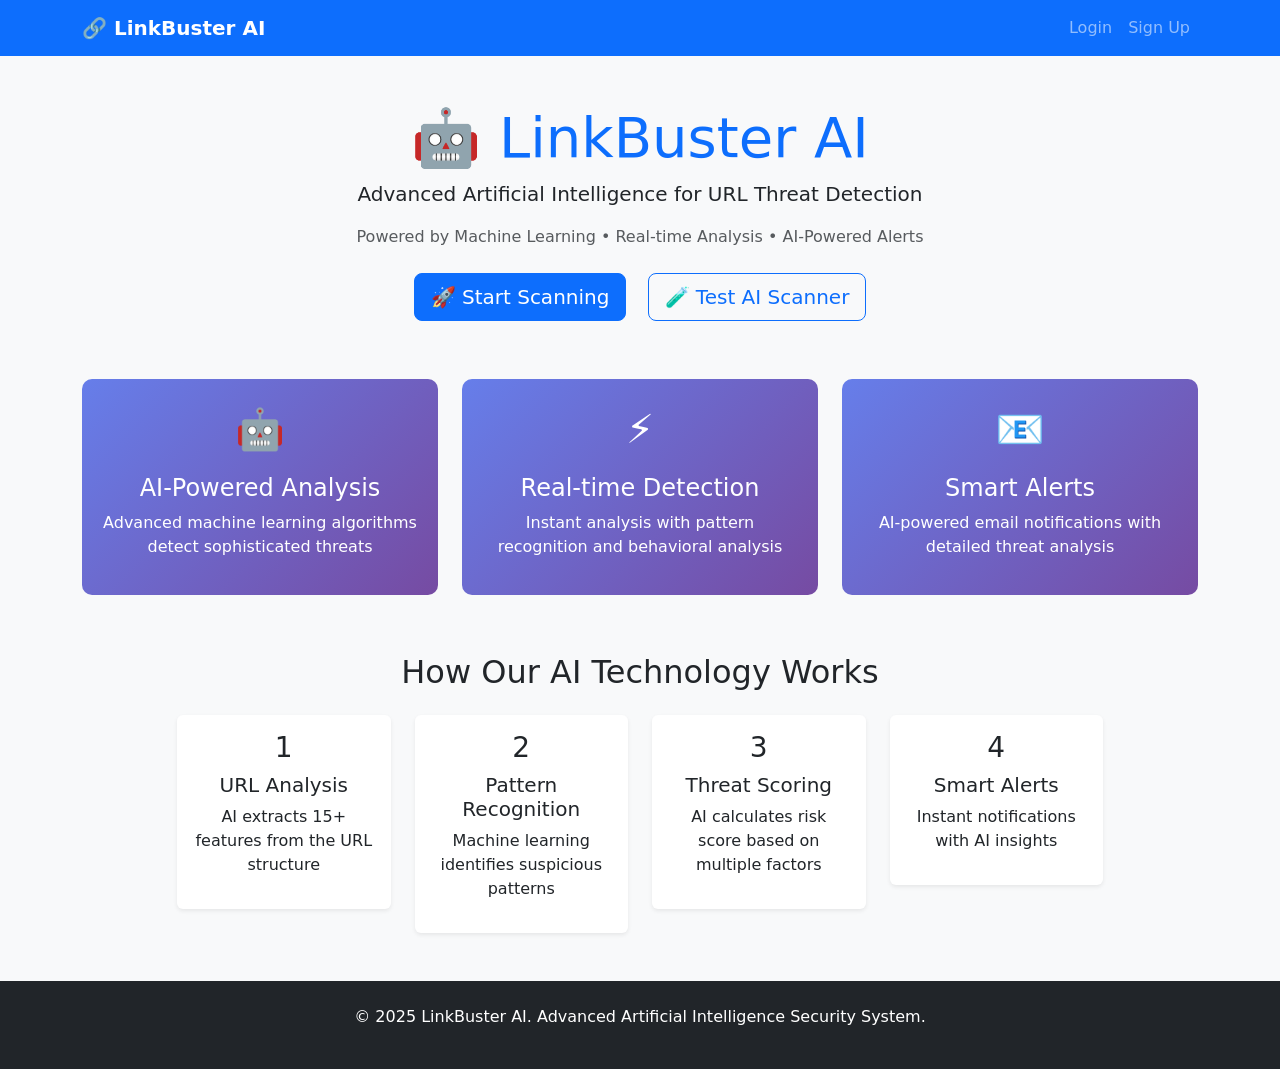
<file: frontend/templates/index.html>
<!DOCTYPE html>
<html lang="en">
<head>
  <meta charset="UTF-8">
  <meta name="viewport" content="width=device-width, initial-scale=1.0">
  <title>LinkBuster AI - Advanced URL Security</title>
  <link href="https://cdn.jsdelivr.net/npm/bootstrap@5.3.0/dist/css/bootstrap.min.css" rel="stylesheet">
  <style>
    .ai-feature {
      background: linear-gradient(135deg, #667eea 0%, #764ba2 100%);
      color: white;
      border-radius: 10px;
      padding: 20px;
      margin: 10px 0;
    }
    .feature-icon {
      font-size: 2.5rem;
      margin-bottom: 15px;
    }
  </style>
</head>
<body class="bg-light">
  <!-- Navigation -->
  <nav class="navbar navbar-expand-lg navbar-dark bg-primary">
    <div class="container">
      <a class="navbar-brand" href="/">
        <strong>🔗 LinkBuster AI</strong>
      </a>
      <div class="navbar-nav ms-auto">
        <a class="nav-link" href="/login">Login</a>
        <a class="nav-link" href="/signup">Sign Up</a>
      </div>
    </div>
  </nav>

  <!-- Hero Section -->
  <div class="container mt-5">
    <div class="row">
      <div class="col-lg-8 mx-auto text-center">
        <h1 class="display-4 text-primary">🤖 LinkBuster AI</h1>
        <p class="lead">Advanced Artificial Intelligence for URL Threat Detection</p>
        <p class="text-muted">Powered by Machine Learning • Real-time Analysis • AI-Powered Alerts</p>
        
        <div class="mt-4">
          <a href="/login" class="btn btn-primary btn-lg me-3">🚀 Start Scanning</a>
          <a href="/ai-test" class="btn btn-outline-primary btn-lg">🧪 Test AI Scanner</a>
        </div>
      </div>
    </div>

    <!-- AI Features Grid -->
    <div class="row mt-5">
      <div class="col-md-4">
        <div class="ai-feature text-center">
          <div class="feature-icon">🤖</div>
          <h4>AI-Powered Analysis</h4>
          <p>Advanced machine learning algorithms detect sophisticated threats</p>
        </div>
      </div>
      <div class="col-md-4">
        <div class="ai-feature text-center">
          <div class="feature-icon">⚡</div>
          <h4>Real-time Detection</h4>
          <p>Instant analysis with pattern recognition and behavioral analysis</p>
        </div>
      </div>
      <div class="col-md-4">
        <div class="ai-feature text-center">
          <div class="feature-icon">📧</div>
          <h4>Smart Alerts</h4>
          <p>AI-powered email notifications with detailed threat analysis</p>
        </div>
      </div>
    </div>

    <!-- How It Works -->
    <div class="row mt-5">
      <div class="col-lg-10 mx-auto">
        <h2 class="text-center mb-4">How Our AI Technology Works</h2>
        <div class="row">
          <div class="col-md-3 text-center">
            <div class="bg-white p-3 rounded shadow-sm">
              <h3>1</h3>
              <h5>URL Analysis</h5>
              <p>AI extracts 15+ features from the URL structure</p>
            </div>
          </div>
          <div class="col-md-3 text-center">
            <div class="bg-white p-3 rounded shadow-sm">
              <h3>2</h3>
              <h5>Pattern Recognition</h5>
              <p>Machine learning identifies suspicious patterns</p>
            </div>
          </div>
          <div class="col-md-3 text-center">
            <div class="bg-white p-3 rounded shadow-sm">
              <h3>3</h3>
              <h5>Threat Scoring</h5>
              <p>AI calculates risk score based on multiple factors</p>
            </div>
          </div>
          <div class="col-md-3 text-center">
            <div class="bg-white p-3 rounded shadow-sm">
              <h3>4</h3>
              <h5>Smart Alerts</h5>
              <p>Instant notifications with AI insights</p>
            </div>
          </div>
        </div>
      </div>
    </div>
  </div>

  <footer class="bg-dark text-white mt-5 py-4">
    <div class="container text-center">
      <p>&copy; 2025 LinkBuster AI. Advanced Artificial Intelligence Security System.</p>
      
    </div>
  </footer>
</body>
</html>
</file>
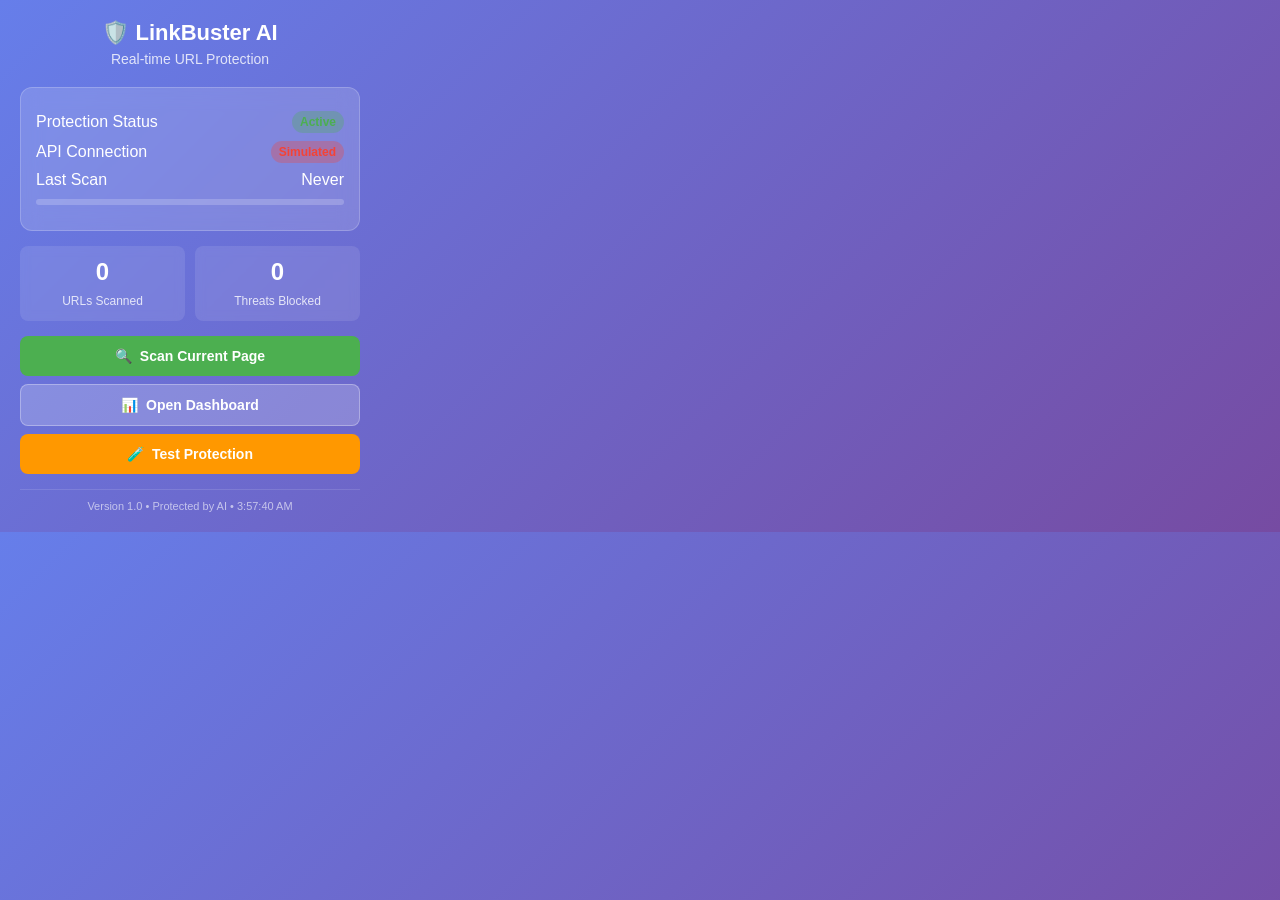
<file: browser-extension/popup/popup.html>
<!DOCTYPE html>
<html>
<head>
    <meta charset="utf-8">
    <style>
        body { 
            width: 380px; 
            padding: 0;
            margin: 0;
            font-family: 'Segoe UI', Arial, sans-serif;
            background: linear-gradient(135deg, #667eea 0%, #764ba2 100%);
            color: white;
        }
        .container {
            padding: 20px;
        }
        .header { 
            text-align: center; 
            margin-bottom: 20px;
        }
        .header h2 {
            margin: 0 0 5px 0;
            font-size: 22px;
        }
        .header p {
            margin: 0;
            opacity: 0.8;
            font-size: 14px;
        }
        .status-card { 
            background: rgba(255,255,255,0.15);
            backdrop-filter: blur(10px);
            padding: 15px;
            border-radius: 12px;
            margin-bottom: 15px;
            border: 1px solid rgba(255,255,255,0.2);
        }
        .status-item {
            display: flex;
            justify-content: space-between;
            align-items: center;
            margin: 8px 0;
        }
        .status-badge {
            padding: 4px 8px;
            border-radius: 20px;
            font-size: 12px;
            font-weight: bold;
        }
        .status-active {
            background: rgba(76, 175, 80, 0.3);
            color: #4CAF50;
        }
        .status-inactive {
            background: rgba(244, 67, 54, 0.3);
            color: #f44336;
        }
        .stats-grid { 
            display: grid; 
            grid-template-columns: 1fr 1fr; 
            gap: 10px; 
            margin: 15px 0;
        }
        .stat-card { 
            background: rgba(255,255,255,0.1);
            padding: 12px;
            border-radius: 8px; 
            text-align: center;
            backdrop-filter: blur(5px);
        }
        .stat-value { 
            font-size: 24px; 
            font-weight: bold; 
            display: block; 
            margin-bottom: 5px;
        }
        .stat-label {
            font-size: 12px;
            opacity: 0.8;
        }
        .button-group {
            display: flex;
            flex-direction: column;
            gap: 8px;
            margin: 15px 0;
        }
        button { 
            padding: 12px; 
            border: none; 
            border-radius: 8px; 
            cursor: pointer; 
            font-weight: bold;
            transition: all 0.3s;
            font-size: 14px;
            display: flex;
            align-items: center;
            justify-content: center;
            gap: 8px;
        }
        .btn-primary { 
            background: #4CAF50; 
            color: white; 
        }
        .btn-primary:hover { background: #45a049; }
        .btn-secondary { 
            background: rgba(255,255,255,0.2); 
            color: white; 
            border: 1px solid rgba(255,255,255,0.3);
        }
        .btn-secondary:hover { background: rgba(255,255,255,0.3); }
        .btn-warning { 
            background: #ff9800; 
            color: white; 
        }
        .btn-warning:hover { background: #f57c00; }
        .footer {
            text-align: center;
            margin-top: 15px;
            font-size: 11px;
            opacity: 0.6;
            border-top: 1px solid rgba(255,255,255,0.2);
            padding-top: 10px;
        }
        .loading {
            text-align: center;
            padding: 20px;
        }
        .risk-meter {
            height: 6px;
            background: rgba(255,255,255,0.2);
            border-radius: 3px;
            margin: 10px 0;
            overflow: hidden;
        }
        .risk-fill {
            height: 100%;
            background: linear-gradient(90deg, #4CAF50, #ff9800, #f44336);
            border-radius: 3px;
            transition: width 0.3s;
        }
    </style>
</head>
<body>
    <div class="container">
        <div class="header">
            <h2>🛡️ LinkBuster AI</h2>
            <p>Real-time URL Protection</p>
        </div>
        
        <div class="status-card">
            <div class="status-item">
                <span>Protection Status</span>
                <span id="protectionStatus" class="status-badge status-active">Active</span>
            </div>
            <div class="status-item">
                <span>API Connection</span>
                <span id="apiStatus" class="status-badge">Checking...</span>
            </div>
            <div class="status-item">
                <span>Last Scan</span>
                <span id="lastScanTime">Never</span>
            </div>
            <div class="risk-meter">
                <div id="riskFill" class="risk-fill" style="width: 0%"></div>
            </div>
        </div>
        
        <div class="stats-grid">
            <div class="stat-card">
                <span class="stat-value" id="urlsScanned">0</span>
                <span class="stat-label">URLs Scanned</span>
            </div>
            <div class="stat-card">
                <span class="stat-value" id="threatsBlocked">0</span>
                <span class="stat-label">Threats Blocked</span>
            </div>
        </div>
        
        <div class="button-group">
            <button id="scanCurrent" class="btn-primary">
                <span>🔍</span> Scan Current Page
            </button>
            <button id="openDashboard" class="btn-secondary">
                <span>📊</span> Open Dashboard
            </button>
            <button id="testUrls" class="btn-warning">
                <span>🧪</span> Test Protection
            </button>
        </div>
        
        <div class="footer">
            Version 1.0 • Protected by AI • <span id="currentTime"></span>
        </div>
    </div>

    <script src="popup.js"></script>
</body>
</html>
</file>
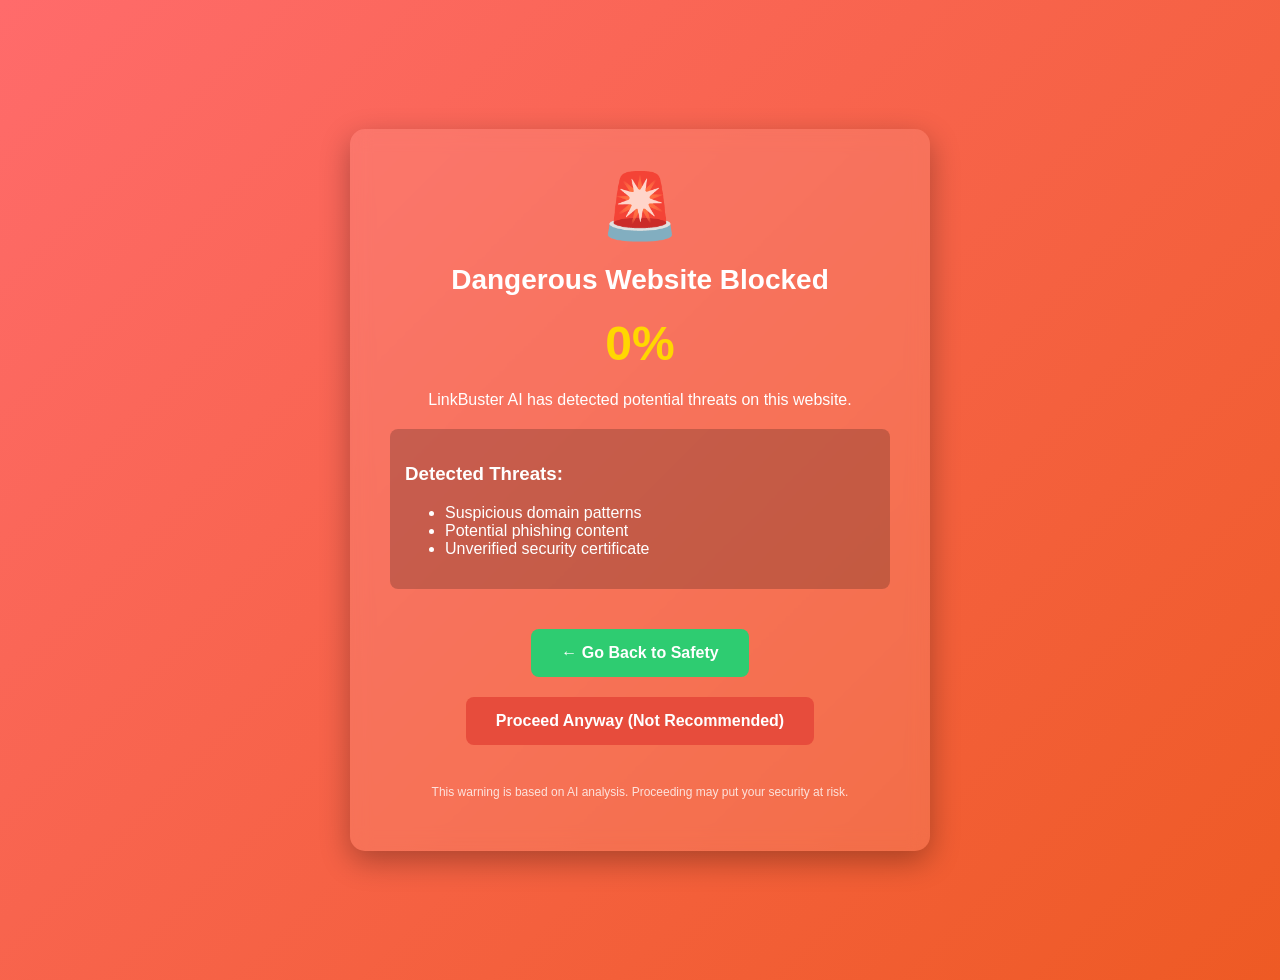
<file: browser-extension/popup/warning.html>
<!DOCTYPE html>
<html>
<head>
    <meta charset="utf-8">
    <title>LinkBuster Warning</title>
    <style>
        body { 
            font-family: Arial, sans-serif; 
            padding: 40px; 
            text-align: center; 
            background: linear-gradient(135deg, #ff6b6b 0%, #ee5a24 100%);
            color: white;
            margin: 0;
            min-height: 100vh;
            display: flex;
            flex-direction: column;
            justify-content: center;
            align-items: center;
        }
        .warning-container { 
            background: rgba(255,255,255,0.1); 
            padding: 40px; 
            border-radius: 15px; 
            backdrop-filter: blur(10px);
            max-width: 500px;
            box-shadow: 0 10px 30px rgba(0,0,0,0.3);
        }
        .warning-icon { 
            font-size: 64px; 
            margin-bottom: 20px; 
        }
        h1 { 
            margin: 0 0 20px 0; 
            font-size: 28px;
        }
        .risk-score { 
            font-size: 48px; 
            font-weight: bold; 
            margin: 20px 0; 
            color: #ffd700;
        }
        .button-group { 
            margin: 30px 0; 
        }
        button { 
            padding: 15px 30px; 
            margin: 10px; 
            border: none; 
            border-radius: 8px; 
            cursor: pointer; 
            font-size: 16px;
            font-weight: bold;
            transition: all 0.3s;
        }
        .btn-danger { 
            background: #e74c3c; 
            color: white; 
        }
        .btn-danger:hover { background: #c0392b; }
        .btn-safe { 
            background: #2ecc71; 
            color: white; 
        }
        .btn-safe:hover { background: #27ae60; }
        .threat-list { 
            text-align: left; 
            background: rgba(0,0,0,0.2); 
            padding: 15px; 
            border-radius: 8px; 
            margin: 20px 0;
        }
    </style>
</head>
<body>
    <div class="warning-container">
        <div class="warning-icon">🚨</div>
        <h1>Dangerous Website Blocked</h1>
        <div class="risk-score" id="riskScore">0%</div>
        <p>LinkBuster AI has detected potential threats on this website.</p>
        
        <div class="threat-list">
            <h3>Detected Threats:</h3>
            <ul id="threatList"></ul>
        </div>
        
        <div class="button-group">
            <button class="btn-safe" id="goBack">← Go Back to Safety</button>
            <button class="btn-danger" id="proceedAnyway">Proceed Anyway (Not Recommended)</button>
        </div>
        
        <p style="font-size: 12px; opacity: 0.8;">
            This warning is based on AI analysis. Proceeding may put your security at risk.
        </p>
    </div>
    
    <script src="warning.js"></script>
</body>
</html>
</file>
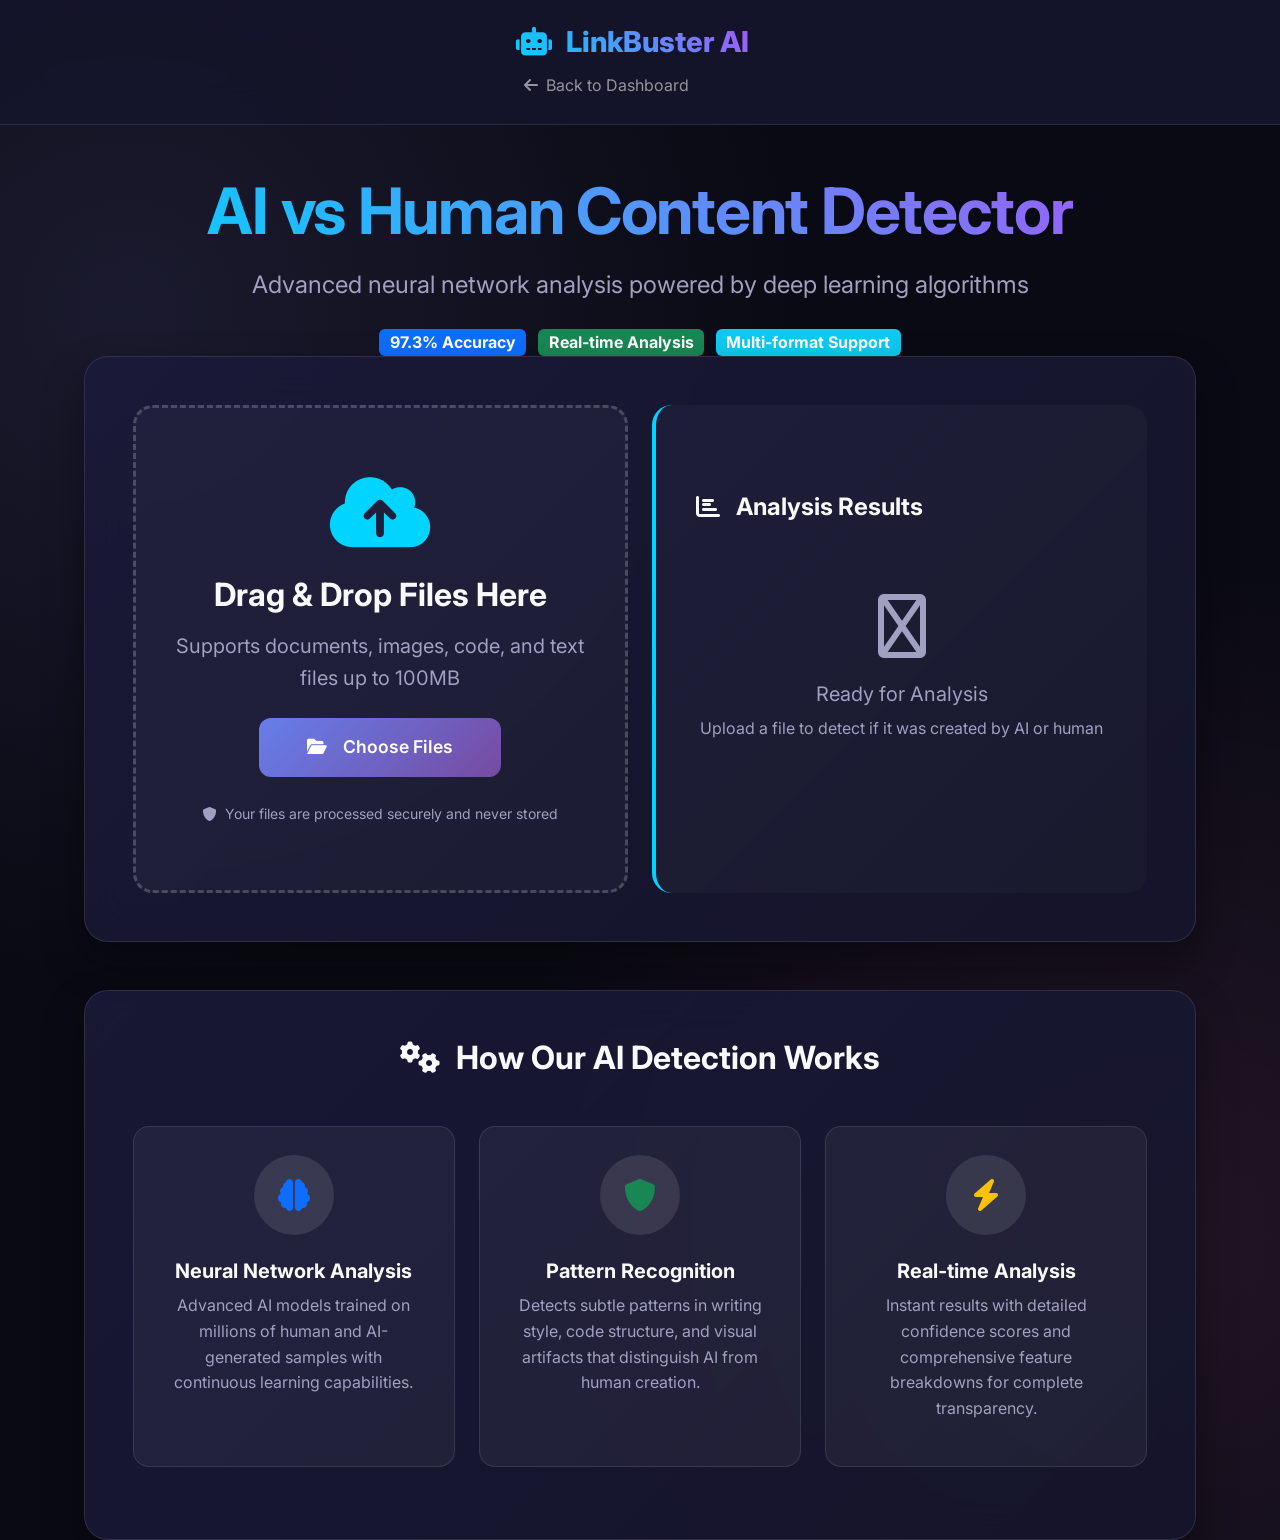
<file: frontend/templates/ai-human-detector.html>
<!DOCTYPE html>
<html lang="en">
<head>
  <meta charset="UTF-8">
  <meta name="viewport" content="width=device-width, initial-scale=1.0">
  <title>AI vs Human Detector - LinkBuster</title>
  <link href="https://cdn.jsdelivr.net/npm/bootstrap@5.3.0/dist/css/bootstrap.min.css" rel="stylesheet">
  <link href="https://cdnjs.cloudflare.com/ajax/libs/font-awesome/6.0.0/css/all.min.css" rel="stylesheet">
  <link href="https://fonts.googleapis.com/css2?family=Inter:wght@300;400;500;600;700;800&display=swap" rel="stylesheet">
  <style>
    :root {
      --primary-gradient: linear-gradient(135deg, #667eea 0%, #764ba2 100%);
      --success-gradient: linear-gradient(135deg, #00b09b 0%, #96c93d 100%);
      --warning-gradient: linear-gradient(135deg, #f7971e 0%, #ffd200 100%);
      --danger-gradient: linear-gradient(135deg, #ff416c 0%, #ff4b2b 100%);
      --ai-gradient: linear-gradient(135deg, #ff6b6b 0%, #ee5a24 100%);
      --human-gradient: linear-gradient(135deg, #1dd1a1 0%, #10ac84 100%);
      --dark-bg: #0a0a14;
      --card-bg: #15152b;
      --card-hover: #1e1e3a;
      --text-light: #ffffff;
      --text-lighter: #f8f9fa;
      --text-muted: #a0a0c0;
      --text-dark: #2d2b55;
      --accent-blue: #00d4ff;
      --accent-purple: #a855f7;
      --shadow: 0 20px 40px rgba(0,0,0,0.4);
      --transition: all 0.4s cubic-bezier(0.25, 0.46, 0.45, 0.94);
    }

    * {
      margin: 0;
      padding: 0;
      box-sizing: border-box;
    }

    body {
      font-family: 'Inter', sans-serif;
      background: var(--dark-bg);
      color: var(--text-lighter);
      min-height: 100vh;
      line-height: 1.6;
      overflow-x: hidden;
      background-image: 
        radial-gradient(circle at 10% 20%, rgba(120, 119, 198, 0.15) 0%, transparent 40%),
        radial-gradient(circle at 90% 80%, rgba(255, 119, 198, 0.1) 0%, transparent 40%);
    }

    /* Typography Scale */
    h1, h2, h3, h4, h5, h6 {
      font-weight: 700;
      line-height: 1.2;
      margin-bottom: 0.5em;
      color: var(--text-lighter);
    }

    h1 { font-size: 3.5rem; letter-spacing: -0.02em; }
    h2 { font-size: 2.5rem; letter-spacing: -0.01em; }
    h3 { font-size: 2rem; }
    h4 { font-size: 1.5rem; }
    h5 { font-size: 1.25rem; }
    h6 { font-size: 1.1rem; }

    p, span, div {
      color: var(--text-light);
      font-weight: 400;
    }

    .text-muted {
      color: var(--text-muted) !important;
      font-weight: 400;
    }

    /* Navigation */
    .navbar {
      background: rgba(21, 21, 43, 0.95) !important;
      backdrop-filter: blur(20px);
      border-bottom: 1px solid rgba(255,255,255,0.1);
      padding: 1.2rem 0;
    }

    .navbar-brand {
      font-weight: 800;
      font-size: 1.8rem;
      background: linear-gradient(45deg, var(--accent-blue), var(--accent-purple));
      -webkit-background-clip: text;
      -webkit-text-fill-color: transparent;
    }

    /* Main Container */
    .container-custom {
      max-width: 1400px;
      margin: 0 auto;
      padding: 0 2rem;
    }

    /* Glass Morphism Cards */
    .glass-card {
      background: linear-gradient(135deg, rgba(26, 26, 58, 0.9), rgba(21, 21, 43, 0.95));
      backdrop-filter: blur(20px);
      border-radius: 24px;
      border: 1px solid rgba(255,255,255,0.1);
      box-shadow: var(--shadow);
      transition: var(--transition);
      overflow: hidden;
    }

    .glass-card:hover {
      transform: translateY(-8px);
      box-shadow: 0 30px 60px rgba(0,0,0,0.5);
      border-color: rgba(102, 126, 234, 0.3);
    }

    /* Upload Area - Enhanced */
    .upload-area {
      border: 3px dashed rgba(255,255,255,0.2);
      border-radius: 20px;
      padding: 4rem 2rem;
      text-align: center;
      transition: var(--transition);
      background: rgba(255,255,255,0.03);
      cursor: pointer;
      position: relative;
      overflow: hidden;
    }

    .upload-area::before {
      content: '';
      position: absolute;
      top: 0;
      left: -100%;
      width: 100%;
      height: 100%;
      background: linear-gradient(90deg, transparent, rgba(255,255,255,0.05), transparent);
      transition: left 0.6s ease;
    }

    .upload-area:hover::before {
      left: 100%;
    }

    .upload-area:hover {
      border-color: var(--accent-blue);
      background: rgba(0, 212, 255, 0.05);
      transform: scale(1.02);
    }

    .upload-area.dragover {
      border-color: var(--accent-purple);
      background: rgba(168, 85, 247, 0.1);
      transform: scale(1.05);
    }

    /* Results Display */
    .result-display {
      background: linear-gradient(135deg, rgba(30, 30, 58, 0.9), rgba(26, 26, 46, 0.95));
      border-radius: 20px;
      padding: 2.5rem;
      border-left: 4px solid var(--accent-blue);
      height: 100%;
      display: flex;
      flex-direction: column;
      justify-content: center;
    }

    /* Confidence Meter */
    .confidence-meter {
      height: 24px;
      background: rgba(255,255,255,0.1);
      border-radius: 12px;
      overflow: hidden;
      margin: 1.5rem 0;
      position: relative;
      box-shadow: inset 0 2px 4px rgba(0,0,0,0.3);
    }

    .confidence-fill {
      height: 100%;
      border-radius: 12px;
      transition: width 1.5s cubic-bezier(0.34, 1.56, 0.64, 1);
      position: relative;
      overflow: hidden;
    }

    .confidence-fill::after {
      content: '';
      position: absolute;
      top: 0;
      left: -100%;
      width: 100%;
      height: 100%;
      background: linear-gradient(90deg, transparent, rgba(255,255,255,0.3), transparent);
      animation: shimmer 2s infinite;
    }

    @keyframes shimmer {
      0% { left: -100%; }
      100% { left: 100%; }
    }

    /* AI/Human Indicator */
    .detection-indicator {
      display: inline-block;
      padding: 1.2rem 2.5rem;
      border-radius: 50px;
      font-weight: 800;
      font-size: 1.3rem;
      letter-spacing: 0.5px;
      text-transform: uppercase;
      box-shadow: 0 10px 30px rgba(0,0,0,0.3);
      transition: var(--transition);
      position: relative;
      overflow: hidden;
    }

    .detection-indicator::before {
      content: '';
      position: absolute;
      top: 0;
      left: -100%;
      width: 100%;
      height: 100%;
      background: linear-gradient(90deg, transparent, rgba(255,255,255,0.2), transparent);
      transition: left 0.5s ease;
    }

    .detection-indicator:hover::before {
      left: 100%;
    }

    .ai-detected {
      background: var(--ai-gradient);
      animation: pulse-glow 3s ease-in-out infinite;
    }

    .human-detected {
      background: var(--human-gradient);
      animation: pulse-glow 3s ease-in-out infinite;
    }

    @keyframes pulse-glow {
      0%, 100% { 
        transform: scale(1);
        box-shadow: 0 10px 30px rgba(0,0,0,0.3);
      }
      50% { 
        transform: scale(1.05);
        box-shadow: 0 15px 40px rgba(0,0,0,0.4), 0 0 30px rgba(255,255,255,0.1);
      }
    }

    /* Feature Grid */
    .feature-grid {
      display: grid;
      grid-template-columns: repeat(auto-fit, minmax(280px, 1fr));
      gap: 1.5rem;
      margin-top: 2rem;
    }

    .feature-item {
      background: rgba(255,255,255,0.05);
      padding: 1.8rem;
      border-radius: 16px;
      text-align: center;
      transition: var(--transition);
      border: 1px solid rgba(255,255,255,0.1);
    }

    .feature-item:hover {
      transform: translateY(-5px);
      background: rgba(255,255,255,0.08);
      border-color: rgba(255,255,255,0.2);
      box-shadow: 0 15px 30px rgba(0,0,0,0.2);
    }

    .feature-icon {
      width: 80px;
      height: 80px;
      border-radius: 50%;
      display: flex;
      align-items: center;
      justify-content: center;
      margin: 0 auto 1.5rem;
      font-size: 2rem;
      background: rgba(255,255,255,0.1);
      transition: var(--transition);
    }

    .feature-item:hover .feature-icon {
      transform: scale(1.1) rotate(5deg);
      background: rgba(255,255,255,0.15);
    }

    /* Analysis Details */
    .analysis-details {
      background: rgba(255,255,255,0.03);
      border-radius: 16px;
      padding: 2rem;
      margin-top: 2rem;
    }

    .detail-item {
      display: flex;
      justify-content: space-between;
      align-items: center;
      padding: 1rem 0;
      border-bottom: 1px solid rgba(255,255,255,0.1);
    }

    .detail-item:last-child {
      border-bottom: none;
    }

    .detail-value {
      font-weight: 600;
      padding: 0.5rem 1rem;
      border-radius: 20px;
      background: rgba(255,255,255,0.1);
    }

    /* Buttons */
    .btn-primary {
      background: var(--primary-gradient);
      border: none;
      padding: 1rem 2rem;
      border-radius: 12px;
      font-weight: 600;
      font-size: 1.1rem;
      transition: var(--transition);
      position: relative;
      overflow: hidden;
    }

    .btn-primary::before {
      content: '';
      position: absolute;
      top: 0;
      left: -100%;
      width: 100%;
      height: 100%;
      background: linear-gradient(90deg, transparent, rgba(255,255,255,0.2), transparent);
      transition: left 0.5s ease;
    }

    .btn-primary:hover::before {
      left: 100%;
    }

    .btn-primary:hover {
      transform: translateY(-3px);
      box-shadow: 0 15px 30px rgba(102, 126, 234, 0.4);
    }

    /* File Info */
    .file-info {
      background: rgba(255,255,255,0.05);
      border-radius: 12px;
      padding: 1.5rem;
      margin-top: 1.5rem;
      border-left: 4px solid var(--accent-blue);
    }

    /* Responsive Design */
    @media (max-width: 768px) {
      h1 { font-size: 2.5rem; }
      h2 { font-size: 2rem; }
      
      .upload-area {
        padding: 2.5rem 1.5rem;
      }
      
      .feature-grid {
        grid-template-columns: 1fr;
      }
      
      .container-custom {
        padding: 0 1rem;
      }
    }

    /* Scroll Animations */
    .fade-in {
      opacity: 0;
      transform: translateY(30px);
      transition: all 0.8s ease;
    }

    .fade-in.visible {
      opacity: 1;
      transform: translateY(0);
    }

    /* Loading Animation */
    .loading-dots {
      display: inline-block;
      position: relative;
      width: 80px;
      height: 80px;
    }

    .loading-dots div {
      position: absolute;
      top: 33px;
      width: 13px;
      height: 13px;
      border-radius: 50%;
      background: var(--accent-blue);
      animation-timing-function: cubic-bezier(0, 1, 1, 0);
    }

    .loading-dots div:nth-child(1) {
      left: 8px;
      animation: loading-dots1 0.6s infinite;
    }

    .loading-dots div:nth-child(2) {
      left: 8px;
      animation: loading-dots2 0.6s infinite;
    }

    .loading-dots div:nth-child(3) {
      left: 32px;
      animation: loading-dots2 0.6s infinite;
    }

    .loading-dots div:nth-child(4) {
      left: 56px;
      animation: loading-dots3 0.6s infinite;
    }

    @keyframes loading-dots1 {
      0% { transform: scale(0); }
      100% { transform: scale(1); }
    }

    @keyframes loading-dots3 {
      0% { transform: scale(1); }
      100% { transform: scale(0); }
    }

    @keyframes loading-dots2 {
      0% { transform: translate(0, 0); }
      100% { transform: translate(24px, 0); }
    }
  </style>
</head>
<body>
  <!-- Navigation -->
  <nav class="navbar navbar-expand-lg navbar-dark">
    <div class="container-custom">
      <a class="navbar-brand" href="dashboard.html">
        <i class="fas fa-robot me-2"></i>
        LinkBuster AI
      </a>
      <div class="navbar-nav ms-auto">
        <a class="nav-link btn btn-outline-light" href="dashboard.html">
          <i class="fas fa-arrow-left me-2"></i>Back to Dashboard
        </a>
      </div>
    </div>
  </nav>

  <!-- Main Content -->
  <div class="container-custom mt-5">
    <div class="row justify-content-center">
      <div class="col-lg-11">
        <!-- Header Section -->
        <div class="text-center mb-6 fade-in">
          <h1 class="display-3 fw-bold mb-3" style="background: linear-gradient(45deg, var(--accent-blue), var(--accent-purple)); -webkit-background-clip: text; -webkit-text-fill-color: transparent;">
            AI vs Human Content Detector
          </h1>
          <p class="lead fs-4 text-muted">Advanced neural network analysis powered by deep learning algorithms</p>
          <div class="mt-4">
            <span class="badge bg-primary fs-6 me-2">97.3% Accuracy</span>
            <span class="badge bg-success fs-6 me-2">Real-time Analysis</span>
            <span class="badge bg-info fs-6">Multi-format Support</span>
          </div>
        </div>

        <!-- Main Detector Card -->
        <div class="glass-card p-5 mb-5 fade-in">
          <div class="row align-items-stretch">
            <!-- Upload Section -->
            <div class="col-lg-6 mb-4 mb-lg-0">
              <div class="upload-area h-100" id="uploadZone">
                <i class="fas fa-cloud-upload-alt fa-5x mb-4" style="color: var(--accent-blue);"></i>
                <h3 class="mb-3">Drag & Drop Files Here</h3>
                <p class="text-muted fs-5 mb-4">Supports documents, images, code, and text files up to 100MB</p>
                
                <input type="file" id="fileInput" hidden accept=".txt,.pdf,.doc,.docx,.jpg,.jpeg,.png,.py,.js,.html,.css,.cpp,.java">
                <button class="btn btn-primary btn-lg px-5 py-3" onclick="document.getElementById('fileInput').click()">
                  <i class="fas fa-folder-open me-3"></i>Choose Files
                </button>
                
                <div class="mt-4">
                  <small class="text-muted">
                    <i class="fas fa-shield-alt me-2"></i>Your files are processed securely and never stored
                  </small>
                </div>
              </div>
            </div>
            
            <!-- Results Section -->
            <div class="col-lg-6">
              <div class="result-display">
                <h4 class="mb-4"><i class="fas fa-chart-bar me-3"></i>Analysis Results</h4>
                
                <!-- Initial State -->
                <div id="resultContent" class="text-center py-5">
                  <i class="fas fa-microscope fa-4x mb-4 text-muted"></i>
                  <h5 class="text-muted">Ready for Analysis</h5>
                  <p class="text-muted">Upload a file to detect if it was created by AI or human</p>
                </div>
                
                <!-- Analysis Results -->
                <div id="analysisResults" style="display: none;">
                  <div class="text-center mb-5">
                    <div id="resultIndicator" class="detection-indicator mb-4">
                      <i class="fas fa-robot me-3"></i>AI Generated
                    </div>
                    
                    <div class="confidence-meter">
                      <div id="confidenceFill" class="confidence-fill" style="width: 0%"></div>
                    </div>
                    <div class="d-flex justify-content-between mt-2">
                      <small class="text-muted">Low Confidence</small>
                      <small class="text-muted">High Confidence</small>
                    </div>
                    <h5 class="mt-3">Confidence Level: <span id="confidenceValue" class="fw-bold">0%</span></h5>
                  </div>
                  
                  <!-- File Information -->
                  <div class="file-info">
                    <h6><i class="fas fa-file me-2"></i>File Information</h6>
                    <div class="row mt-3">
                      <div class="col-6">
                        <small class="text-muted">Name:</small>
                        <div id="fileName" class="fw-bold">-</div>
                      </div>
                      <div class="col-6">
                        <small class="text-muted">Size:</small>
                        <div id="fileSize" class="fw-bold">-</div>
                      </div>
                    </div>
                  </div>
                </div>
              </div>
            </div>
          </div>
        </div>

        <!-- Advanced Analysis Section -->
        <div id="advancedAnalysis" style="display: none;">
          <!-- Feature Analysis -->
          <div class="glass-card p-5 mb-4 fade-in">
            <h3 class="mb-4"><i class="fas fa-microscope me-3"></i>Advanced Feature Analysis</h3>
            <div class="feature-grid">
              <div class="feature-item">
                <div class="feature-icon text-info">
                  <i class="fas fa-font"></i>
                </div>
                <h5>Text Patterns</h5>
                <p class="text-muted">Analyzes writing style and linguistic patterns</p>
                <div class="detail-value" id="textScore">-</div>
              </div>
              
              <div class="feature-item">
                <div class="feature-icon text-warning">
                  <i class="fas fa-code"></i>
                </div>
                <h5>Code Structure</h5>
                <p class="text-muted">Examines programming patterns and complexity</p>
                <div class="detail-value" id="codeScore">-</div>
              </div>
              
              <div class="feature-item">
                <div class="feature-icon text-success">
                  <i class="fas fa-image"></i>
                </div>
                <h5>Visual Analysis</h5>
                <p class="text-muted">Detects AI-generated image artifacts</p>
                <div class="detail-value" id="imageScore">-</div>
              </div>
            </div>
          </div>

          <!-- Detailed Analysis -->
          <div class="glass-card p-5 fade-in">
            <h3 class="mb-4"><i class="fas fa-chart-pie me-3"></i>Detailed Analysis Breakdown</h3>
            <div class="analysis-details">
              <div class="detail-item">
                <span>Perplexity Score</span>
                <span class="detail-value" id="perplexityScore">-</span>
              </div>
              <div class="detail-item">
                <span>Burstiness Analysis</span>
                <span class="detail-value" id="burstinessScore">-</span>
              </div>
              <div class="detail-item">
                <span>Semantic Coherence</span>
                <span class="detail-value" id="coherenceScore">-</span>
              </div>
              <div class="detail-item">
                <span>Pattern Consistency</span>
                <span class="detail-value" id="patternScore">-</span>
              </div>
              <div class="detail-item">
                <span>Originality Index</span>
                <span class="detail-value" id="originalityScore">-</span>
              </div>
            </div>
          </div>
        </div>

        <!-- How It Works -->
        <div class="glass-card p-5 mt-5 fade-in">
          <h3 class="text-center mb-5"><i class="fas fa-cogs me-3"></i>How Our AI Detection Works</h3>
          <div class="row">
            <div class="col-md-4 mb-4">
              <div class="feature-item h-100">
                <div class="feature-icon text-primary">
                  <i class="fas fa-brain"></i>
                </div>
                <h5>Neural Network Analysis</h5>
                <p class="text-muted">Advanced AI models trained on millions of human and AI-generated samples with continuous learning capabilities.</p>
              </div>
            </div>
            <div class="col-md-4 mb-4">
              <div class="feature-item h-100">
                <div class="feature-icon text-success">
                  <i class="fas fa-shield-alt"></i>
                </div>
                <h5>Pattern Recognition</h5>
                <p class="text-muted">Detects subtle patterns in writing style, code structure, and visual artifacts that distinguish AI from human creation.</p>
              </div>
            </div>
            <div class="col-md-4 mb-4">
              <div class="feature-item h-100">
                <div class="feature-icon text-warning">
                  <i class="fas fa-bolt"></i>
                </div>
                <h5>Real-time Analysis</h5>
                <p class="text-muted">Instant results with detailed confidence scores and comprehensive feature breakdowns for complete transparency.</p>
              </div>
            </div>
          </div>
        </div>
      </div>
    </div>
  </div>

  <script>
    // Ultimate AI Detector with Advanced Features
    class UltimateAIDetector {
        constructor() {
            this.analysisHistory = [];
            this.initEventListeners();
            this.initScrollAnimations();
        }

        initEventListeners() {
            const uploadZone = document.getElementById('uploadZone');
            const fileInput = document.getElementById('fileInput');

            // Click to upload
            uploadZone.addEventListener('click', () => fileInput.click());
            
            // File input change
            fileInput.addEventListener('change', (e) => this.handleFileSelect(e));
            
            // Drag and drop
            uploadZone.addEventListener('dragover', (e) => {
                e.preventDefault();
                uploadZone.classList.add('dragover');
            });
            
            uploadZone.addEventListener('dragleave', () => {
                uploadZone.classList.remove('dragover');
            });
            
            uploadZone.addEventListener('drop', (e) => {
                e.preventDefault();
                uploadZone.classList.remove('dragover');
                this.handleFileDrop(e);
            });
        }

        initScrollAnimations() {
            const observer = new IntersectionObserver((entries) => {
                entries.forEach(entry => {
                    if (entry.isIntersecting) {
                        entry.target.classList.add('visible');
                    }
                });
            }, { threshold: 0.1 });

            document.querySelectorAll('.fade-in').forEach(el => observer.observe(el));
        }

        handleFileSelect(event) {
            const file = event.target.files[0];
            if (file) this.analyzeFile(file);
        }

        handleFileDrop(event) {
            const file = event.dataTransfer.files[0];
            if (file) this.analyzeFile(file);
        }

        analyzeFile(file) {
            this.showLoadingState(file);
            
            // Simulate AI analysis with realistic timing
            setTimeout(() => {
                const results = this.generateAdvancedAnalysisResults(file);
                this.displayResults(results);
                this.analysisHistory.push(results);
            }, 2500);
        }

        generateAdvancedAnalysisResults(file) {
            const isAI = Math.random() > 0.4; // 60% chance of AI for demo
            const confidence = Math.floor(Math.random() * 25) + 75; // 75-100%
            
            return {
                isAI: isAI,
                confidence: confidence,
                features: {
                    textPatterns: Math.floor(Math.random() * 35) + 65,
                    codeStructure: Math.floor(Math.random() * 40) + 60,
                    visualAnalysis: Math.floor(Math.random() * 30) + 70
                },
                advancedMetrics: {
                    perplexity: (Math.random() * 50 + 50).toFixed(1),
                    burstiness: (Math.random() * 40 + 60).toFixed(1),
                    coherence: (Math.random() * 35 + 65).toFixed(1),
                    pattern: (Math.random() * 45 + 55).toFixed(1),
                    originality: (Math.random() * 50 + 50).toFixed(1)
                },
                fileName: file.name,
                fileSize: this.formatFileSize(file.size),
                timestamp: new Date().toLocaleString()
            };
        }

        showLoadingState(file) {
            document.getElementById('resultContent').innerHTML = `
                <div class="loading-dots mb-4">
                    <div></div><div></div><div></div><div></div>
                </div>
                <h5>Analyzing "${file.name}"</h5>
                <p class="text-muted">Processing with advanced neural networks...</p>
                <div class="progress mt-3" style="height: 6px; background: rgba(255,255,255,0.1);">
                    <div class="progress-bar progress-bar-striped progress-bar-animated" style="width: 100%"></div>
                </div>
            `;
        }

        displayResults(results) {
            document.getElementById('resultContent').style.display = 'none';
            document.getElementById('analysisResults').style.display = 'block';
            document.getElementById('advancedAnalysis').style.display = 'block';
            
            // Update main result
            const indicator = document.getElementById('resultIndicator');
            indicator.className = `detection-indicator ${results.isAI ? 'ai-detected' : 'human-detected'}`;
            indicator.innerHTML = `<i class="fas ${results.isAI ? 'fa-robot' : 'fa-user'} me-3"></i>${results.isAI ? 'AI Generated' : 'Human Created'}`;
            
            // Animate confidence meter
            this.animateConfidence(results.confidence);
            
            // Update file info
            document.getElementById('fileName').textContent = results.fileName;
            document.getElementById('fileSize').textContent = results.fileSize;
            
            // Update feature scores
            document.getElementById('textScore').textContent = `${results.features.textPatterns}% AI likelihood`;
            document.getElementById('codeScore').textContent = `${results.features.codeStructure}% AI patterns`;
            document.getElementById('imageScore').textContent = `${results.features.visualAnalysis}% AI indicators`;
            
            // Update advanced metrics
            document.getElementById('perplexityScore').textContent = `${results.advancedMetrics.perplexity}%`;
            document.getElementById('burstinessScore').textContent = `${results.advancedMetrics.burstiness}%`;
            document.getElementById('coherenceScore').textContent = `${results.advancedMetrics.coherence}%`;
            document.getElementById('patternScore').textContent = `${results.advancedMetrics.pattern}%`;
            document.getElementById('originalityScore').textContent = `${results.advancedMetrics.originality}%`;
        }

        animateConfidence(confidence) {
            const fill = document.getElementById('confidenceFill');
            const value = document.getElementById('confidenceValue');
            
            let current = 0;
            const interval = setInterval(() => {
                if (current >= confidence) {
                    clearInterval(interval);
                    return;
                }
                current++;
                fill.style.width = current + '%';
                value.textContent = current + '%';
                
                // Dynamic color based on confidence
                if (current > 80) {
                    fill.style.background = 'var(--ai-gradient)';
                } else if (current > 60) {
                    fill.style.background = 'var(--warning-gradient)';
                } else {
                    fill.style.background = 'var(--human-gradient)';
                }
            }, 20);
        }

        formatFileSize(bytes) {
            if (bytes === 0) return '0 Bytes';
            const k = 1024;
            const sizes = ['Bytes', 'KB', 'MB', 'GB'];
            const i = Math.floor(Math.log(bytes) / Math.log(k));
            return parseFloat((bytes / Math.pow(k, i)).toFixed(2)) + ' ' + sizes[i];
        }
    }

    // Initialize the ultimate detector when page loads
    document.addEventListener('DOMContentLoaded', () => {
        new UltimateAIDetector();
    });
  </script>
</body>
</html>
</file>
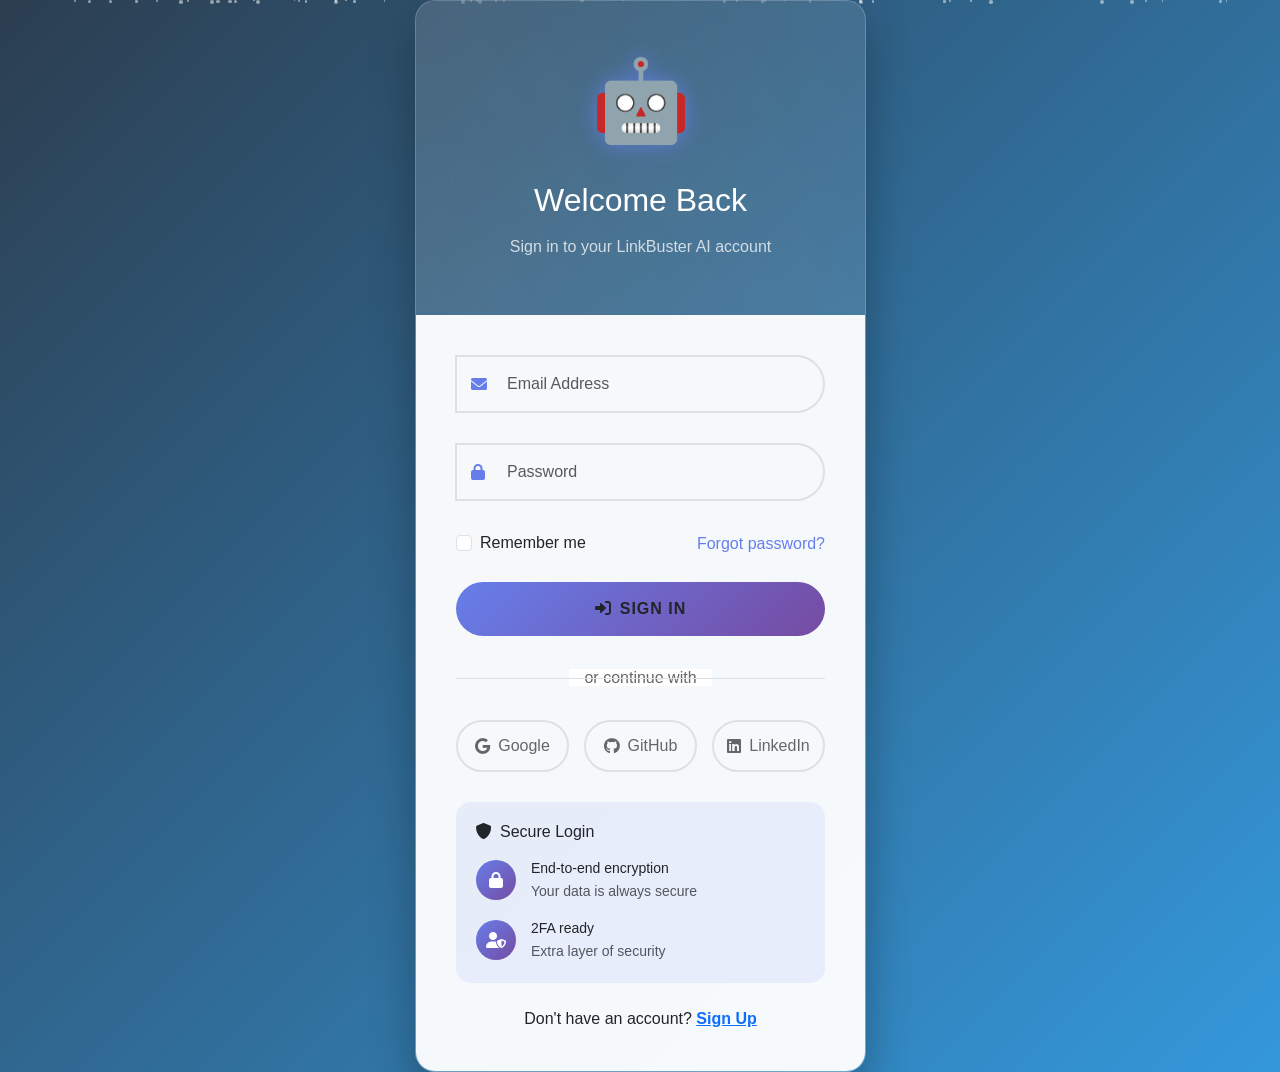
<file: frontend/templates/login.html>
<!DOCTYPE html>
<html lang="en">
<head>
  <meta charset="UTF-8">
  <meta name="viewport" content="width=device-width, initial-scale=1.0">
  <title>Login - LinkBuster AI</title>
  <link href="https://cdn.jsdelivr.net/npm/bootstrap@5.3.0/dist/css/bootstrap.min.css" rel="stylesheet">
  <link href="https://cdnjs.cloudflare.com/ajax/libs/font-awesome/6.0.0/css/all.min.css" rel="stylesheet">
  <link href="https://unpkg.com/aos@2.3.1/dist/aos.css" rel="stylesheet">
  <style>
    :root {
      --primary-gradient: linear-gradient(135deg, #667eea 0%, #764ba2 100%);
      --dark-gradient: linear-gradient(135deg, #2c3e50 0%, #3498db 100%);
      --glass-bg: rgba(255, 255, 255, 0.1);
    }
    
    body {
      background: var(--dark-gradient);
      min-height: 100vh;
      font-family: 'Segoe UI', Tahoma, Geneva, Verdana, sans-serif;
      overflow-x: hidden;
    }
    
    .login-container {
      min-height: 100vh;
      display: flex;
      align-items: center;
      justify-content: center;
      position: relative;
    }
    
    .particles {
      position: absolute;
      top: 0;
      left: 0;
      width: 100%;
      height: 100%;
      z-index: 1;
    }
    
    .particle {
      position: absolute;
      width: 4px;
      height: 4px;
      background: rgba(255, 255, 255, 0.5);
      border-radius: 50%;
      animation: floatUp 8s linear infinite;
    }
    
    @keyframes floatUp {
      0% {
        transform: translateY(100vh) rotate(0deg);
        opacity: 0;
      }
      10% {
        opacity: 1;
      }
      90% {
        opacity: 1;
      }
      100% {
        transform: translateY(-100px) rotate(360deg);
        opacity: 0;
      }
    }
    
    .glass-card {
      background: var(--glass-bg);
      backdrop-filter: blur(20px);
      border-radius: 20px;
      border: 1px solid rgba(255, 255, 255, 0.2);
      box-shadow: 0 25px 45px rgba(0, 0, 0, 0.3);
      position: relative;
      z-index: 2;
      overflow: hidden;
      transition: all 0.3s ease;
    }
    
    .glass-card::before {
      content: '';
      position: absolute;
      top: 0;
      left: 0;
      right: 0;
      bottom: 0;
      background: linear-gradient(45deg, rgba(255,255,255,0.1), transparent);
      z-index: -1;
    }
    
    .glass-card:hover {
      transform: translateY(-10px);
      box-shadow: 0 35px 60px rgba(0, 0, 0, 0.4);
    }
    
    .login-header {
      padding: 40px 30px;
      text-align: center;
      color: white;
      position: relative;
    }
    
    .ai-robot {
      font-size: 5rem;
      margin-bottom: 20px;
      display: inline-block;
      animation: glow 2s ease-in-out infinite alternate;
      text-shadow: 0 0 20px rgba(102, 126, 234, 0.8);
    }
    
    @keyframes glow {
      from { transform: scale(1); text-shadow: 0 0 20px rgba(102, 126, 234, 0.8); }
      to { transform: scale(1.1); text-shadow: 0 0 30px rgba(102, 126, 234, 1); }
    }
    
    .login-body {
      padding: 40px;
      background: rgba(255, 255, 255, 0.95);
    }
    
    .input-group {
      position: relative;
      margin-bottom: 30px;
    }
    
    .input-icon {
      position: absolute;
      left: 15px;
      top: 50%;
      transform: translateY(-50%);
      color: #667eea;
      z-index: 3;
    }
    
    .form-control {
      border: 2px solid #e0e0e0;
      border-radius: 50px;
      padding: 15px 20px 15px 50px;
      background: transparent;
      transition: all 0.3s ease;
      font-size: 16px;
    }
    
    .form-control:focus {
      border-color: #667eea;
      box-shadow: 0 0 20px rgba(102, 126, 234, 0.3);
      background: rgba(102, 126, 234, 0.05);
    }
    
    .btn-login {
      background: var(--primary-gradient);
      border: none;
      padding: 15px 30px;
      border-radius: 50px;
      font-weight: 600;
      letter-spacing: 1px;
      text-transform: uppercase;
      transition: all 0.3s ease;
      position: relative;
      overflow: hidden;
      width: 100%;
    }
    
    .btn-login::before {
      content: '';
      position: absolute;
      top: 0;
      left: -100%;
      width: 100%;
      height: 100%;
      background: linear-gradient(90deg, transparent, rgba(255,255,255,0.4), transparent);
      transition: left 0.5s;
    }
    
    .btn-login:hover::before {
      left: 100%;
    }
    
    .btn-login:hover {
      transform: translateY(-3px);
      box-shadow: 0 15px 30px rgba(102, 126, 234, 0.4);
    }
    
    .remember-forgot {
      display: flex;
      justify-content: space-between;
      align-items: center;
      margin-bottom: 25px;
    }
    
    .form-check-input:checked {
      background-color: #667eea;
      border-color: #667eea;
    }
    
    .forgot-link {
      color: #667eea;
      text-decoration: none;
      transition: color 0.3s ease;
    }
    
    .forgot-link:hover {
      color: #764ba2;
      text-decoration: underline;
    }
    
    .divider {
      text-align: center;
      margin: 30px 0;
      position: relative;
    }
    
    .divider::before {
      content: '';
      position: absolute;
      top: 50%;
      left: 0;
      right: 0;
      height: 1px;
      background: #e0e0e0;
    }
    
    .divider span {
      background: white;
      padding: 0 15px;
      color: #666;
    }
    
    .social-buttons {
      display: grid;
      grid-template-columns: repeat(3, 1fr);
      gap: 15px;
      margin-bottom: 25px;
    }
    
    .social-btn {
      display: flex;
      align-items: center;
      justify-content: center;
      padding: 12px;
      border: 2px solid #e0e0e0;
      border-radius: 50px;
      text-decoration: none;
      color: #666;
      transition: all 0.3s ease;
      font-weight: 500;
    }
    
    .social-btn:hover {
      transform: translateY(-2px);
      box-shadow: 0 5px 15px rgba(0,0,0,0.1);
    }
    
    .social-btn.google:hover { border-color: #db4437; color: #db4437; }
    .social-btn.github:hover { border-color: #333; color: #333; }
    .social-btn.linkedin:hover { border-color: #0077b5; color: #0077b5; }
    
    .security-features {
      background: rgba(102, 126, 234, 0.1);
      border-radius: 15px;
      padding: 20px;
      margin-top: 30px;
    }
    
    .feature-item {
      display: flex;
      align-items: center;
      margin-bottom: 15px;
    }
    
    .feature-item:last-child {
      margin-bottom: 0;
    }
    
    .feature-icon {
      width: 40px;
      height: 40px;
      background: var(--primary-gradient);
      border-radius: 50%;
      display: flex;
      align-items: center;
      justify-content: center;
      color: white;
      margin-right: 15px;
    }
    
    .pulse-ring {
      position: absolute;
      top: 50%;
      left: 50%;
      transform: translate(-50%, -50%);
      width: 100px;
      height: 100px;
      border: 2px solid rgba(102, 126, 234, 0.3);
      border-radius: 50%;
      animation: pulse-ring 2s ease-out infinite;
    }
    
    @keyframes pulse-ring {
      0% { transform: translate(-50%, -50%) scale(0.8); opacity: 1; }
      100% { transform: translate(-50%, -50%) scale(1.5); opacity: 0; }
    }
  </style>
</head>
<body>
  <div class="login-container">
    <!-- Animated Particles Background -->
    <div class="particles" id="particles"></div>
    
    <div class="container">
      <div class="row justify-content-center">
        <div class="col-lg-5">
          <div class="glass-card" data-aos="flip-up" data-aos-duration="1000">
            <div class="login-header">
              <div class="ai-robot">🤖</div>
              <h2 class="mb-3">Welcome Back</h2>
              <p class="opacity-75">Sign in to your LinkBuster AI account</p>
            </div>
            
            <div class="login-body">
              <form method="POST" action="/login" id="loginForm">
                <div class="input-group">
                  <i class="input-icon fas fa-envelope"></i>
                  <input type="email" name="email" class="form-control" placeholder="Email Address" required>
                </div>
                
                <div class="input-group">
                  <i class="input-icon fas fa-lock"></i>
                  <input type="password" name="password" class="form-control" placeholder="Password" required>
                </div>
                
                <div class="remember-forgot">
                  <div class="form-check">
                    <input class="form-check-input" type="checkbox" id="remember">
                    <label class="form-check-label" for="remember">Remember me</label>
                  </div>
                  <a href="#" class="forgot-link">Forgot password?</a>
                </div>
                
                <button type="submit" class="btn btn-login">
                  <i class="fas fa-sign-in-alt me-2"></i>Sign In
                </button>
              </form>
              
              <div class="divider">
                <span>or continue with</span>
              </div>
              
              <div class="social-buttons">
                <a href="#" class="social-btn google">
                  <i class="fab fa-google me-2"></i>Google
                </a>
                <a href="#" class="social-btn github">
                  <i class="fab fa-github me-2"></i>GitHub
                </a>
                <a href="#" class="social-btn linkedin">
                  <i class="fab fa-linkedin me-2"></i>LinkedIn
                </a>
              </div>
              
              <div class="security-features">
                <h6 class="mb-3"><i class="fas fa-shield-alt me-2"></i>Secure Login</h6>
                <div class="feature-item">
                  <div class="feature-icon">
                    <i class="fas fa-lock"></i>
                  </div>
                  <div>
                    <small class="d-block">End-to-end encryption</small>
                    <small class="text-muted">Your data is always secure</small>
                  </div>
                </div>
                <div class="feature-item">
                  <div class="feature-icon">
                    <i class="fas fa-user-shield"></i>
                  </div>
                  <div>
                    <small class="d-block">2FA ready</small>
                    <small class="text-muted">Extra layer of security</small>
                  </div>
                </div>
              </div>
              
              <div class="text-center mt-4">
                <p class="mb-0">Don't have an account? <a href="/signup" class="text-primary fw-bold">Sign Up</a></p>
              </div>
            </div>
          </div>
        </div>
      </div>
    </div>
  </div>

  <script src="https://cdnjs.cloudflare.com/ajax/libs/jquery/3.6.0/jquery.min.js"></script>
  <script src="https://unpkg.com/aos@2.3.1/dist/aos.js"></script>
  <script>
    // Initialize AOS animations
    AOS.init();
    
    // Create animated particles
    function createParticles() {
      const particlesContainer = document.getElementById('particles');
      const particleCount = 50;
      
      for (let i = 0; i < particleCount; i++) {
        const particle = document.createElement('div');
        particle.className = 'particle';
        
        // Random properties
        const size = Math.random() * 3 + 1;
        const posX = Math.random() * 100;
        const delay = Math.random() * 8;
        const duration = Math.random() * 10 + 5;
        
        particle.style.width = `${size}px`;
        particle.style.height = `${size}px`;
        particle.style.left = `${posX}%`;
        particle.style.animationDelay = `${delay}s`;
        particle.style.animationDuration = `${duration}s`;
        
        particlesContainer.appendChild(particle);
      }
    }
    
    // Form submission animation
    document.getElementById('loginForm').addEventListener('submit', function(e) {
      const btn = this.querySelector('button[type="submit"]');
      btn.innerHTML = '<i class="fas fa-spinner fa-spin me-2"></i>Signing In...';
      btn.disabled = true;
      
      // Simulate loading animation
      setTimeout(() => {
        btn.innerHTML = '<i class="fas fa-check me-2"></i>Success!';
      }, 2000);
    });
    
    // Input focus effects
    document.querySelectorAll('.form-control').forEach(input => {
      input.addEventListener('focus', function() {
        this.parentElement.classList.add('focused');
      });
      
      input.addEventListener('blur', function() {
        if (this.value === '') {
          this.parentElement.classList.remove('focused');
        }
      });
    });
    
    // Initialize particles on load
    document.addEventListener('DOMContentLoaded', function() {
      createParticles();
      
      // Add continuous particle generation
      setInterval(() => {
        createParticles();
      }, 5000);
    });
    
    // Mouse move parallax effect
    document.addEventListener('mousemove', function(e) {
      const card = document.querySelector('.glass-card');
      const xAxis = (window.innerWidth / 2 - e.pageX) / 25;
      const yAxis = (window.innerHeight / 2 - e.pageY) / 25;
      card.style.transform = `rotateY(${xAxis}deg) rotateX(${yAxis}deg)`;
    });
  </script>
</body>
</html>
</file>
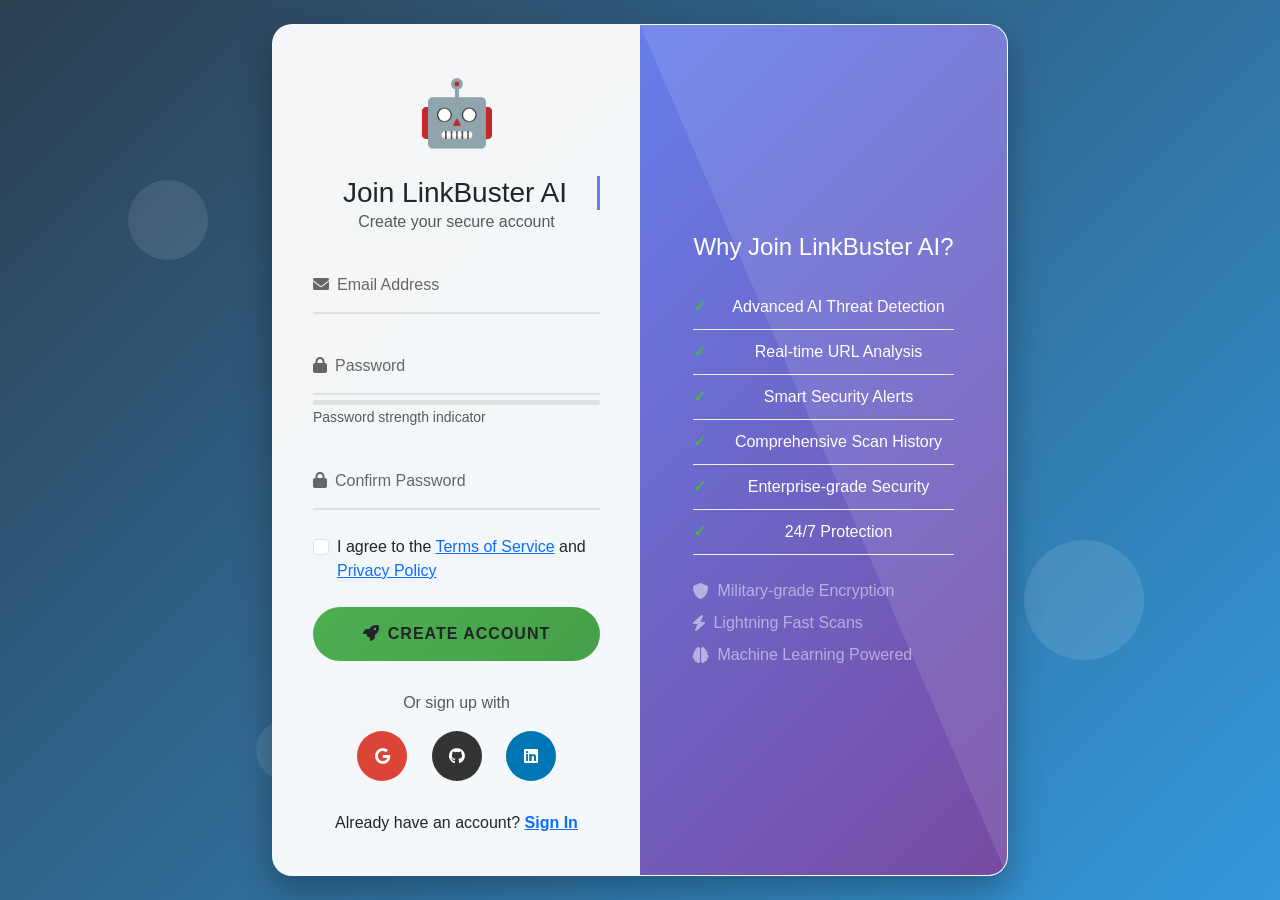
<file: frontend/templates/signup.html>
<!DOCTYPE html>
<html lang="en">
<head>
  <meta charset="UTF-8">
  <meta name="viewport" content="width=device-width, initial-scale=1.0">
  <title>Sign Up - LinkBuster AI</title>
  <link href="https://cdn.jsdelivr.net/npm/bootstrap@5.3.0/dist/css/bootstrap.min.css" rel="stylesheet">
  <link href="https://cdnjs.cloudflare.com/ajax/libs/font-awesome/6.0.0/css/all.min.css" rel="stylesheet">
  <link href="https://unpkg.com/aos@2.3.1/dist/aos.css" rel="stylesheet">
  <style>
    :root {
      --primary-gradient: linear-gradient(135deg, #667eea 0%, #764ba2 100%);
      --success-gradient: linear-gradient(135deg, #4CAF50 0%, #45a049 100%);
      --dark-gradient: linear-gradient(135deg, #2c3e50 0%, #3498db 100%);
      --neon-glow: 0 0 20px rgba(102, 126, 234, 0.5);
    }
    
    body {
      background: var(--dark-gradient);
      min-height: 100vh;
      font-family: 'Segoe UI', Tahoma, Geneva, Verdana, sans-serif;
      overflow-x: hidden;
    }
    
    .auth-container {
      min-height: 100vh;
      display: flex;
      align-items: center;
      justify-content: center;
      position: relative;
    }
    
    .floating-shapes {
      position: absolute;
      top: 0;
      left: 0;
      width: 100%;
      height: 100%;
      overflow: hidden;
      z-index: 1;
    }
    
    .shape {
      position: absolute;
      border-radius: 50%;
      background: rgba(255, 255, 255, 0.1);
      animation: float 6s ease-in-out infinite;
    }
    
    .shape:nth-child(1) {
      width: 80px;
      height: 80px;
      top: 20%;
      left: 10%;
      animation-delay: 0s;
    }
    
    .shape:nth-child(2) {
      width: 120px;
      height: 120px;
      top: 60%;
      left: 80%;
      animation-delay: 2s;
    }
    
    .shape:nth-child(3) {
      width: 60px;
      height: 60px;
      top: 80%;
      left: 20%;
      animation-delay: 4s;
    }
    
    @keyframes float {
      0%, 100% { transform: translateY(0) rotate(0deg); }
      50% { transform: translateY(-20px) rotate(180deg); }
    }
    
    .auth-card {
      background: rgba(255, 255, 255, 0.95);
      backdrop-filter: blur(20px);
      border-radius: 20px;
      box-shadow: 0 15px 35px rgba(0, 0, 0, 0.3);
      border: 1px solid rgba(255, 255, 255, 0.2);
      position: relative;
      z-index: 2;
      overflow: hidden;
      transition: transform 0.3s ease, box-shadow 0.3s ease;
    }
    
    .auth-card:hover {
      transform: translateY(-5px);
      box-shadow: 0 25px 50px rgba(0, 0, 0, 0.4);
    }
    
    .auth-header {
      background: var(--primary-gradient);
      padding: 40px 30px;
      text-align: center;
      color: white;
      position: relative;
    }
    
    .auth-header::before {
      content: '';
      position: absolute;
      top: 0;
      left: 0;
      right: 0;
      bottom: 0;
      background: url('data:image/svg+xml,<svg xmlns="http://www.w3.org/2000/svg" viewBox="0 0 100 100" preserveAspectRatio="none"><path d="M0,0 L100,0 L100,100 Z" fill="rgba(255,255,255,0.1)"/></svg>');
      background-size: cover;
    }
    
    .ai-robot {
      font-size: 4rem;
      margin-bottom: 15px;
      display: inline-block;
      animation: bounce 2s ease-in-out infinite;
    }
    
    @keyframes bounce {
      0%, 100% { transform: translateY(0); }
      50% { transform: translateY(-10px); }
    }
    
    .auth-body {
      padding: 40px;
    }
    
    .form-group {
      position: relative;
      margin-bottom: 25px;
    }
    
    .form-control {
      border: none;
      border-bottom: 2px solid #e0e0e0;
      border-radius: 0;
      padding: 15px 0;
      background: transparent;
      transition: all 0.3s ease;
    }
    
    .form-control:focus {
      border-bottom-color: #667eea;
      box-shadow: none;
      background: transparent;
    }
    
    .form-label {
      position: absolute;
      top: 15px;
      left: 0;
      transition: all 0.3s ease;
      color: #666;
      pointer-events: none;
    }
    
    .form-control:focus + .form-label,
    .form-control:not(:placeholder-shown) + .form-label {
      top: -15px;
      font-size: 12px;
      color: #667eea;
    }
    
    .btn-signup {
      background: var(--success-gradient);
      border: none;
      padding: 15px 30px;
      border-radius: 50px;
      font-weight: 600;
      letter-spacing: 1px;
      text-transform: uppercase;
      transition: all 0.3s ease;
      position: relative;
      overflow: hidden;
    }
    
    .btn-signup::before {
      content: '';
      position: absolute;
      top: 0;
      left: -100%;
      width: 100%;
      height: 100%;
      background: linear-gradient(90deg, transparent, rgba(255,255,255,0.3), transparent);
      transition: left 0.5s;
    }
    
    .btn-signup:hover::before {
      left: 100%;
    }
    
    .btn-signup:hover {
      transform: translateY(-2px);
      box-shadow: 0 10px 20px rgba(76, 175, 80, 0.3);
    }
    
    .social-login {
      text-align: center;
      margin: 30px 0;
    }
    
    .social-btn {
      display: inline-flex;
      align-items: center;
      justify-content: center;
      width: 50px;
      height: 50px;
      border-radius: 50%;
      margin: 0 10px;
      color: white;
      text-decoration: none;
      transition: all 0.3s ease;
      position: relative;
      overflow: hidden;
    }
    
    .social-btn::before {
      content: '';
      position: absolute;
      top: 0;
      left: 0;
      width: 100%;
      height: 100%;
      background: rgba(255,255,255,0.2);
      transform: scale(0);
      transition: transform 0.3s ease;
      border-radius: 50%;
    }
    
    .social-btn:hover::before {
      transform: scale(1);
    }
    
    .social-btn.google { background: #db4437; }
    .social-btn.github { background: #333; }
    .social-btn.linkedin { background: #0077b5; }
    
    .feature-list {
      list-style: none;
      padding: 0;
    }
    
    .feature-list li {
      padding: 10px 0;
      border-bottom: 1px solid #f0f0f0;
      position: relative;
      padding-left: 30px;
    }
    
    .feature-list li::before {
      content: '✓';
      position: absolute;
      left: 0;
      color: #4CAF50;
      font-weight: bold;
    }
    
    .password-strength {
      height: 5px;
      background: #e0e0e0;
      border-radius: 5px;
      margin-top: 5px;
      overflow: hidden;
    }
    
    .strength-bar {
      height: 100%;
      width: 0%;
      transition: width 0.3s ease, background 0.3s ease;
      border-radius: 5px;
    }
    
    .pulse {
      animation: pulse 2s infinite;
    }
    
    @keyframes pulse {
      0% { transform: scale(1); }
      50% { transform: scale(1.05); }
      100% { transform: scale(1); }
    }
    
    .typewriter {
      overflow: hidden;
      border-right: 3px solid #667eea;
      white-space: nowrap;
      margin: 0 auto;
      animation: typing 3.5s steps(40, end), blink-caret 0.75s step-end infinite;
    }
    
    @keyframes typing {
      from { width: 0 }
      to { width: 100% }
    }
    
    @keyframes blink-caret {
      from, to { border-color: transparent }
      50% { border-color: #667eea }
    }
  </style>
</head>
<body>
  <div class="auth-container">
    <!-- Floating Background Shapes -->
    <div class="floating-shapes">
      <div class="shape"></div>
      <div class="shape"></div>
      <div class="shape"></div>
    </div>
    
    <div class="container">
      <div class="row justify-content-center">
        <div class="col-lg-8">
          <div class="auth-card" data-aos="zoom-in" data-aos-duration="1000">
            <div class="row g-0">
              <!-- Left Side - Form -->
              <div class="col-md-6">
                <div class="auth-body">
                  <div class="text-center mb-4">
                    <div class="ai-robot">🤖</div>
                    <h3 class="typewriter">Join LinkBuster AI</h3>
                    <p class="text-muted">Create your secure account</p>
                  </div>
                  
                  <form method="POST" action="/signup" id="signupForm">
                    <div class="form-group">
                      <input type="email" name="email" class="form-control" placeholder=" " required>
                      <label class="form-label"><i class="fas fa-envelope me-2"></i>Email Address</label>
                    </div>
                    
                    <div class="form-group">
                      <input type="password" name="password" id="password" class="form-control" placeholder=" " required>
                      <label class="form-label"><i class="fas fa-lock me-2"></i>Password</label>
                      <div class="password-strength">
                        <div class="strength-bar" id="passwordStrength"></div>
                      </div>
                      <small class="text-muted" id="passwordHint">Password strength indicator</small>
                    </div>
                    
                    <div class="form-group">
                      <input type="password" id="confirmPassword" class="form-control" placeholder=" " required>
                      <label class="form-label"><i class="fas fa-lock me-2"></i>Confirm Password</label>
                      <small class="text-muted" id="passwordMatch"></small>
                    </div>
                    
                    <div class="form-check mb-4">
                      <input class="form-check-input" type="checkbox" id="terms" required>
                      <label class="form-check-label" for="terms">
                        I agree to the <a href="#" class="text-primary">Terms of Service</a> and <a href="#" class="text-primary">Privacy Policy</a>
                      </label>
                    </div>
                    
                    <button type="submit" class="btn btn-signup w-100 pulse">
                      <i class="fas fa-rocket me-2"></i>Create Account
                    </button>
                  </form>
                  
                  <div class="social-login">
                    <p class="text-muted">Or sign up with</p>
                    <div>
                      <a href="#" class="social-btn google">
                        <i class="fab fa-google"></i>
                      </a>
                      <a href="#" class="social-btn github">
                        <i class="fab fa-github"></i>
                      </a>
                      <a href="#" class="social-btn linkedin">
                        <i class="fab fa-linkedin"></i>
                      </a>
                    </div>
                  </div>
                  
                  <div class="text-center">
                    <p class="mb-0">Already have an account? <a href="/login" class="text-primary fw-bold">Sign In</a></p>
                  </div>
                </div>
              </div>
              
              <!-- Right Side - Features -->
              <div class="col-md-6 d-none d-md-block">
                <div class="auth-header h-100 d-flex align-items-center justify-content-center">
                  <div>
                    <h4 class="mb-4">Why Join LinkBuster AI?</h4>
                    <ul class="feature-list">
                      <li>Advanced AI Threat Detection</li>
                      <li>Real-time URL Analysis</li>
                      <li>Smart Security Alerts</li>
                      <li>Comprehensive Scan History</li>
                      <li>Enterprise-grade Security</li>
                      <li>24/7 Protection</li>
                    </ul>
                    <div class="mt-4">
                      <div class="d-flex align-items-center text-white-50 mb-2">
                        <i class="fas fa-shield-alt me-2"></i>
                        <span>Military-grade Encryption</span>
                      </div>
                      <div class="d-flex align-items-center text-white-50 mb-2">
                        <i class="fas fa-bolt me-2"></i>
                        <span>Lightning Fast Scans</span>
                      </div>
                      <div class="d-flex align-items-center text-white-50">
                        <i class="fas fa-brain me-2"></i>
                        <span>Machine Learning Powered</span>
                      </div>
                    </div>
                  </div>
                </div>
              </div>
            </div>
          </div>
        </div>
      </div>
    </div>
  </div>

  <script src="https://cdnjs.cloudflare.com/ajax/libs/jquery/3.6.0/jquery.min.js"></script>
  <script src="https://unpkg.com/aos@2.3.1/dist/aos.js"></script>
  <script>
    // Initialize AOS animations
    AOS.init();
    
    // Password strength indicator
    document.getElementById('password').addEventListener('input', function() {
      const password = this.value;
      const strengthBar = document.getElementById('passwordStrength');
      const hint = document.getElementById('passwordHint');
      
      let strength = 0;
      let hints = [];
      
      if (password.length >= 8) strength += 25;
      if (/[A-Z]/.test(password)) strength += 25;
      if (/[0-9]/.test(password)) strength += 25;
      if (/[^A-Za-z0-9]/.test(password)) strength += 25;
      
      strengthBar.style.width = strength + '%';
      
      if (strength < 25) {
        strengthBar.style.background = '#ff4757';
        hint.textContent = 'Very weak password';
        hint.style.color = '#ff4757';
      } else if (strength < 50) {
        strengthBar.style.background = '#ffa502';
        hint.textContent = 'Weak password';
        hint.style.color = '#ffa502';
      } else if (strength < 75) {
        strengthBar.style.background = '#2ed573';
        hint.textContent = 'Good password';
        hint.style.color = '#2ed573';
      } else {
        strengthBar.style.background = '#1e90ff';
        hint.textContent = 'Strong password!';
        hint.style.color = '#1e90ff';
      }
    });
    
    // Password confirmation check
    document.getElementById('confirmPassword').addEventListener('input', function() {
      const password = document.getElementById('password').value;
      const confirmPassword = this.value;
      const matchText = document.getElementById('passwordMatch');
      
      if (confirmPassword === '') {
        matchText.textContent = '';
      } else if (password === confirmPassword) {
        matchText.textContent = 'Passwords match!';
        matchText.style.color = '#2ed573';
      } else {
        matchText.textContent = 'Passwords do not match';
        matchText.style.color = '#ff4757';
      }
    });
    
    // Form submission animation
    document.getElementById('signupForm').addEventListener('submit', function(e) {
      const btn = this.querySelector('button[type="submit"]');
      btn.innerHTML = '<i class="fas fa-spinner fa-spin me-2"></i>Creating Account...';
      btn.disabled = true;
    });
    
    // Floating shapes interaction
    document.addEventListener('mousemove', function(e) {
      const shapes = document.querySelectorAll('.shape');
      shapes.forEach(shape => {
        const speed = shape.getAttribute('data-speed') || 5;
        const x = (window.innerWidth - e.pageX * speed) / 100;
        const y = (window.innerHeight - e.pageY * speed) / 100;
        shape.style.transform = `translateX(${x}px) translateY(${y}px)`;
      });
    });
  </script>
</body>
</html>
</file>
